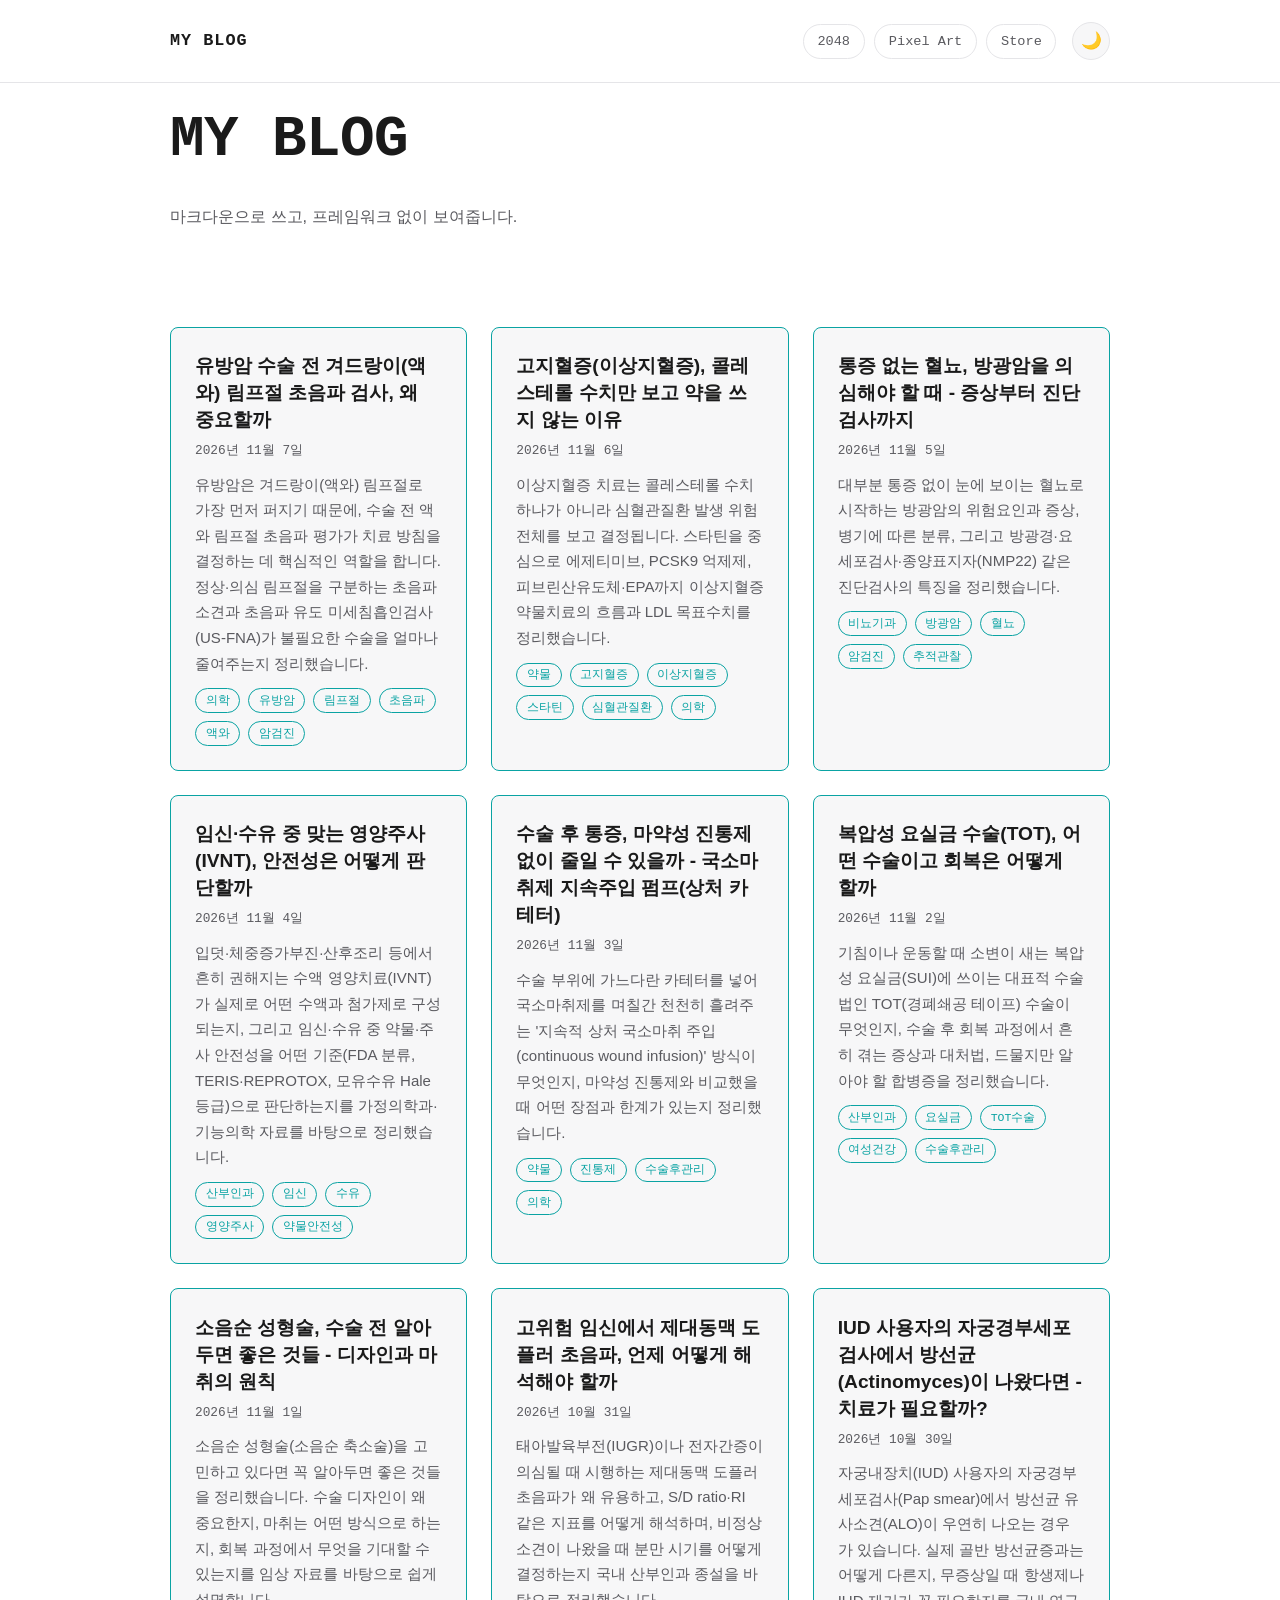
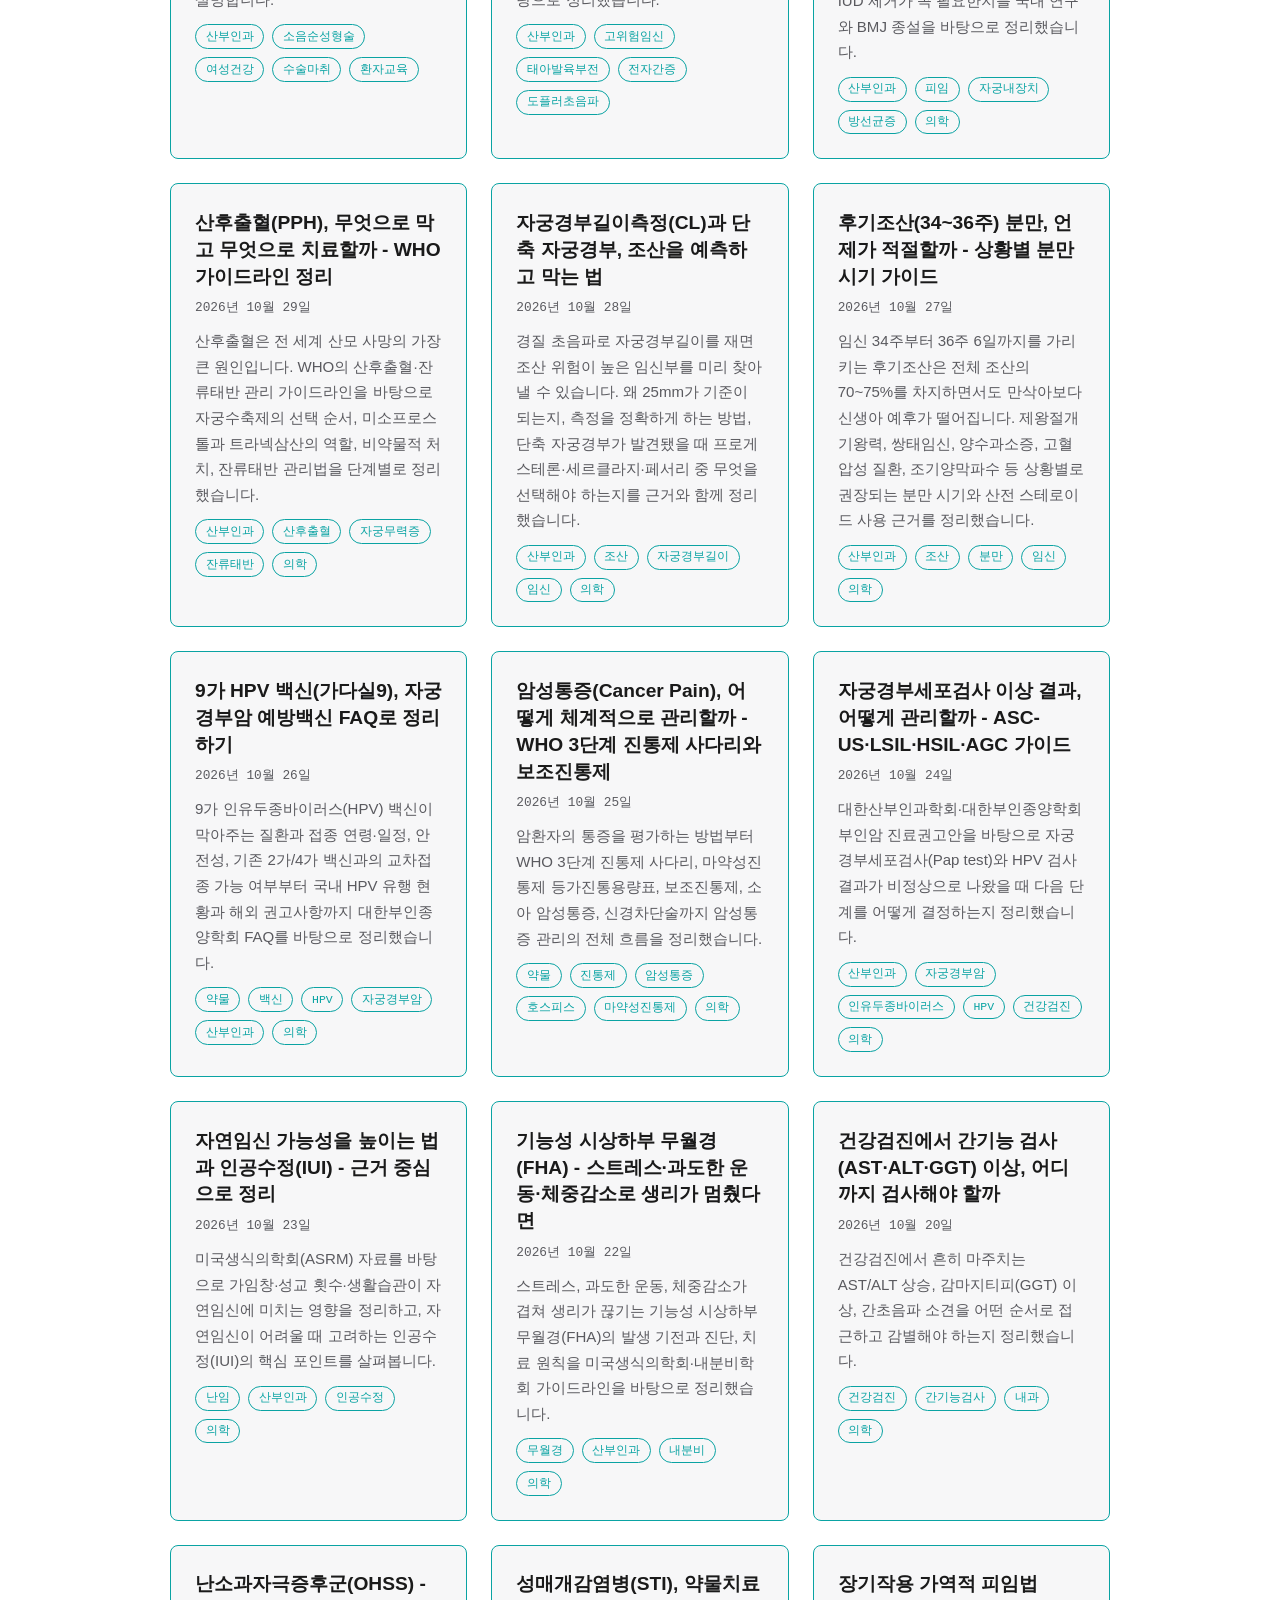
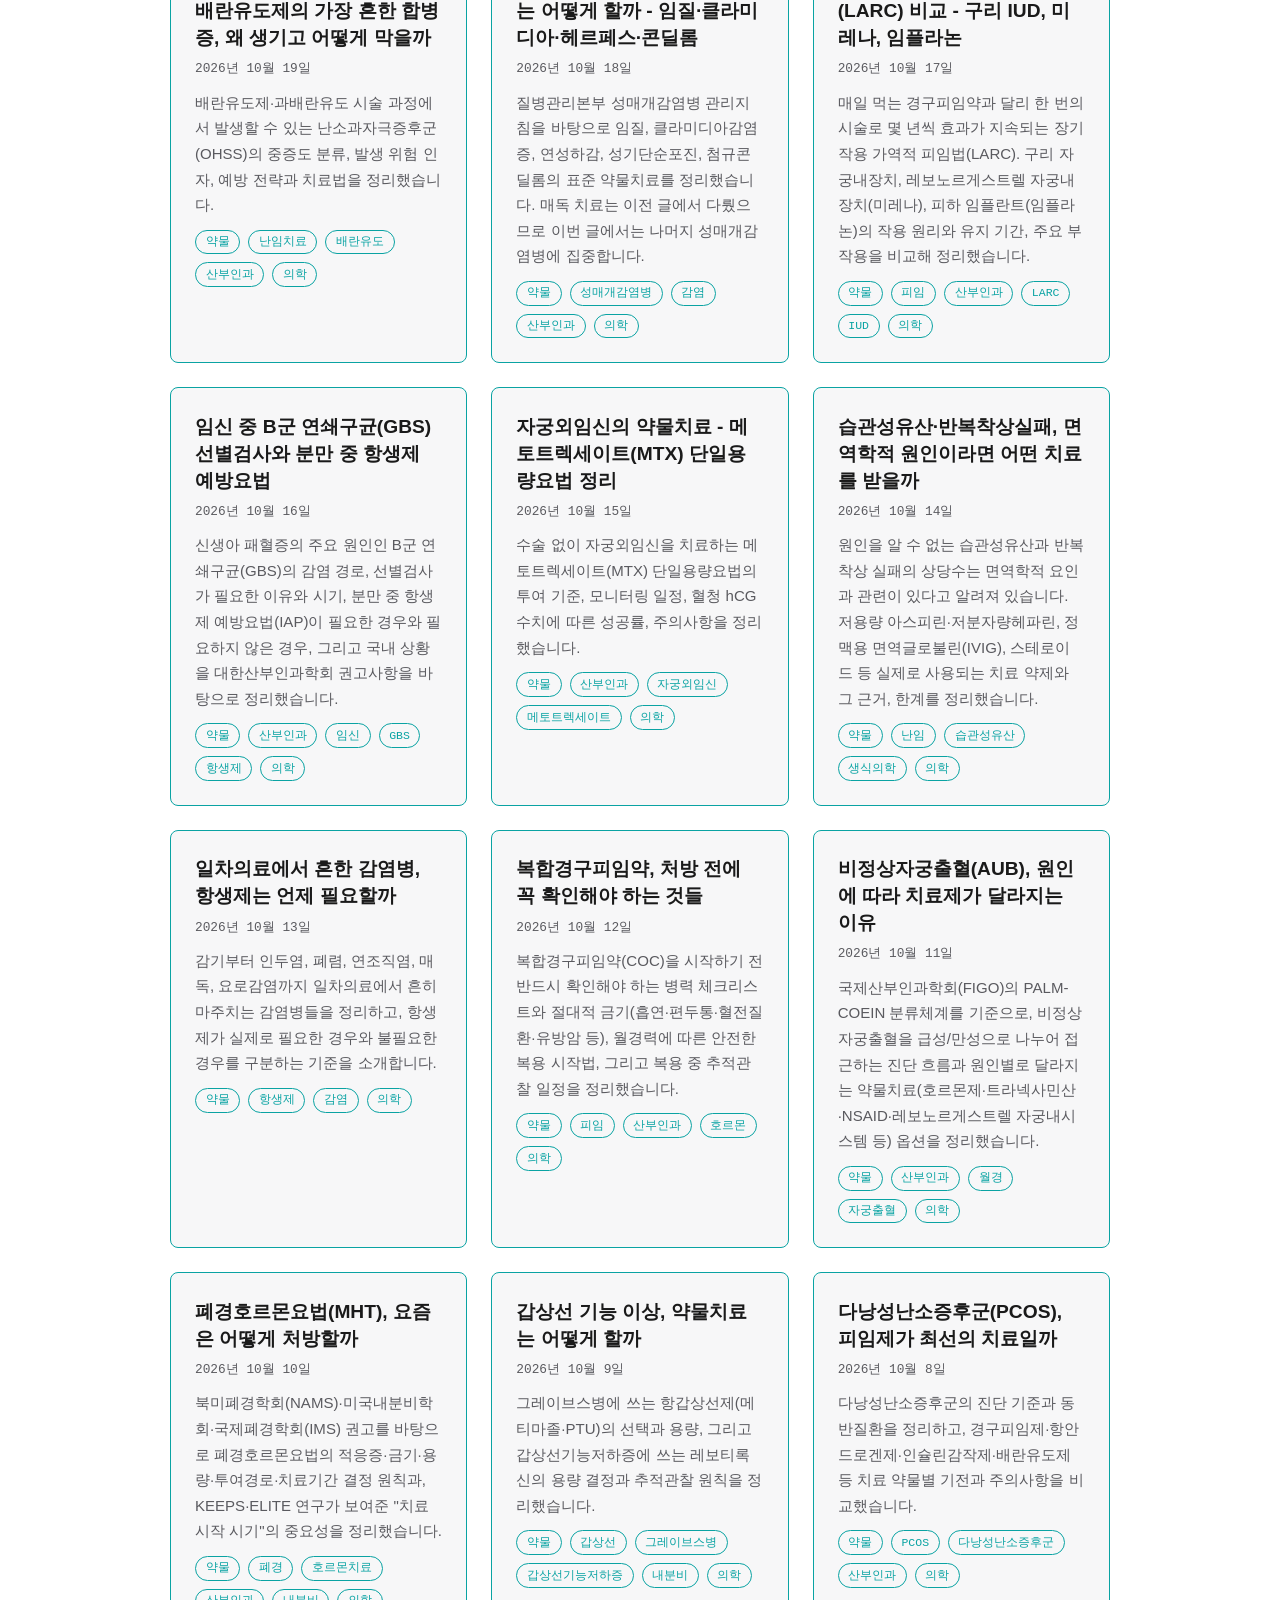
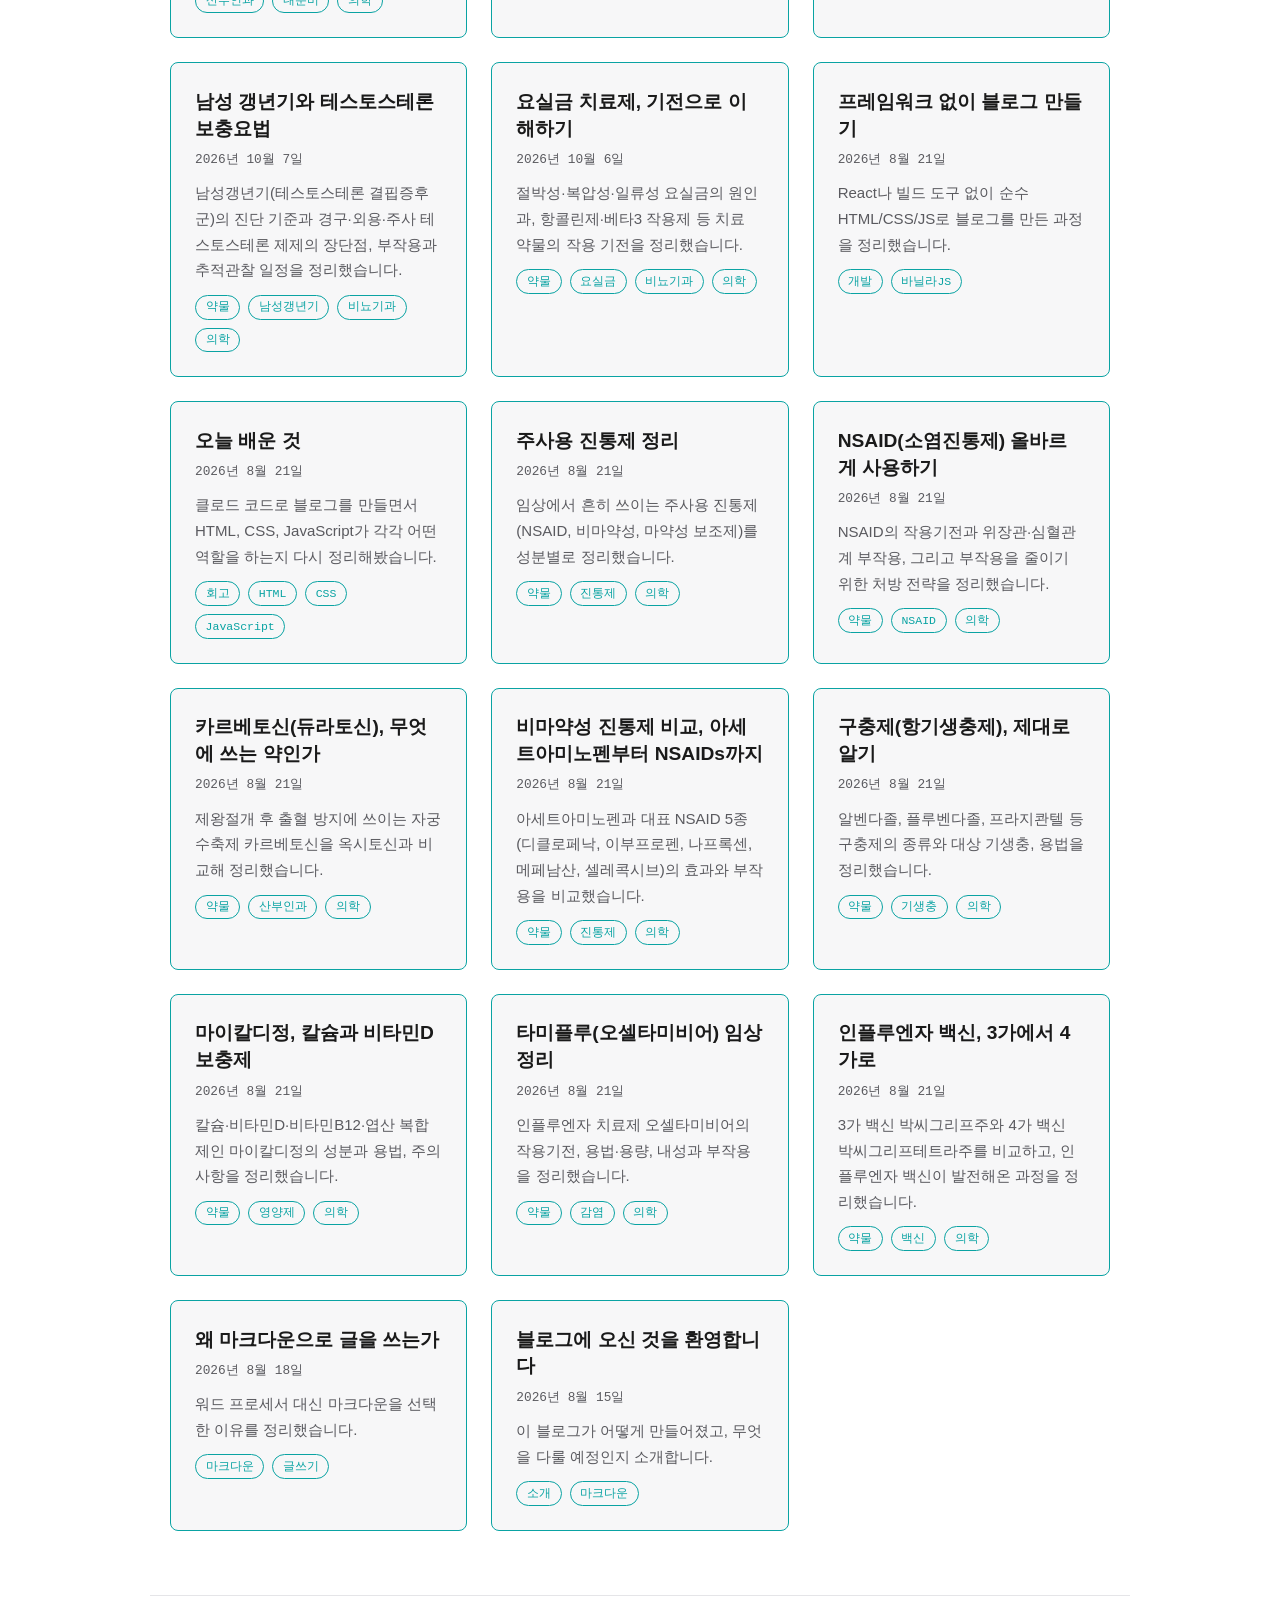
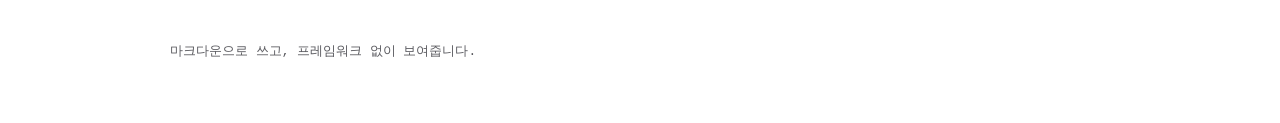
<file: index.html>
<!DOCTYPE html>
<html lang="ko">
<head>
<meta charset="UTF-8">
<meta name="viewport" content="width=device-width, initial-scale=1.0">
<title>My Blog</title>
<link rel="stylesheet" href="css/style.css">
<script src="js/theme.js"></script>
</head>
<body>
  <header class="site-header">
    <div class="site-header-inner">
      <a class="site-title" href="index.html">My Blog</a>
      <nav class="site-nav">
        <a class="site-nav-link" href="game.html">2048</a>
        <a class="site-nav-link" href="pixel-art.html">Pixel Art</a>
        <a class="site-nav-link" href="store.html">Store</a>
      </nav>
      <button id="theme-toggle" class="theme-toggle" aria-label="다크 모드 전환"></button>
    </div>
  </header>

  <section class="hero">
    <h1 class="hero-title">MY BLOG</h1>
    <p class="hero-subtitle">마크다운으로 쓰고, 프레임워크 없이 보여줍니다.</p>
  </section>

  <main>
    <ul id="post-list" class="post-list">
      <li class="state-message">글 목록을 불러오는 중...</li>
    </ul>
  </main>

  <footer class="site-footer">
    <p>마크다운으로 쓰고, 프레임워크 없이 보여줍니다.</p>
  </footer>

  <script src="js/markdown.js"></script>
  <script src="js/main.js"></script>
  <script>BlogTheme.initThemeToggle("theme-toggle");</script>
</body>
</html>
</file>
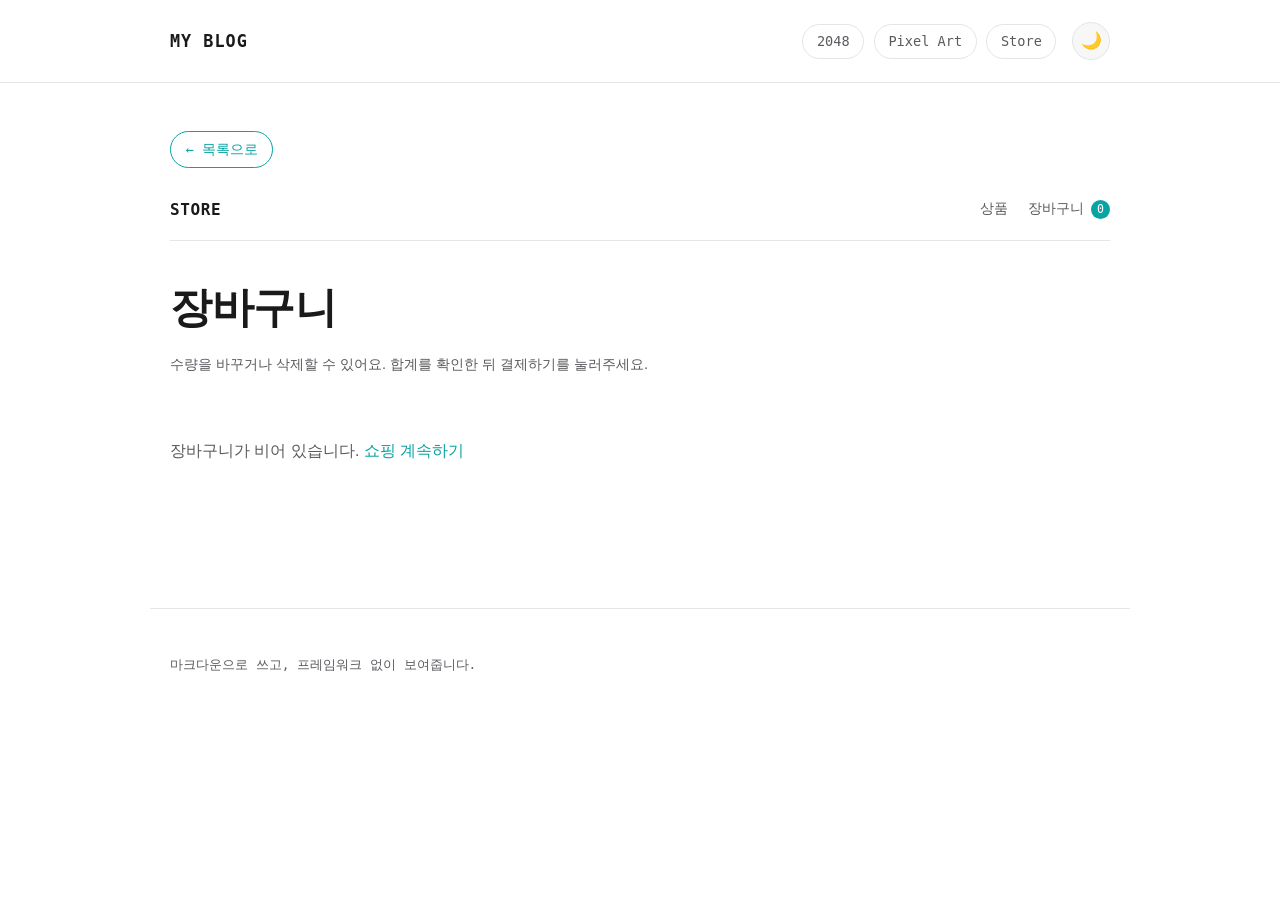
<file: cart.html>
<!DOCTYPE html>
<html lang="ko">
<head>
<meta charset="UTF-8">
<meta name="viewport" content="width=device-width, initial-scale=1.0">
<title>장바구니 — My Blog</title>
<link rel="stylesheet" href="css/style.css">
<link rel="stylesheet" href="css/store.css">
<script src="js/theme.js"></script>
</head>
<body>
  <header class="site-header">
    <div class="site-header-inner">
      <a class="site-title" href="index.html">My Blog</a>
      <nav class="site-nav">
        <a class="site-nav-link" href="game.html">2048</a>
        <a class="site-nav-link" href="pixel-art.html">Pixel Art</a>
        <a class="site-nav-link" href="store.html">Store</a>
      </nav>
      <button id="theme-toggle" class="theme-toggle" aria-label="다크 모드 전환"></button>
    </div>
  </header>

  <main class="store-page">
    <a class="back-link" href="index.html">&larr; 목록으로</a>

    <div class="store-topbar">
      <a href="store.html" class="store-topbar-brand">Store</a>
      <nav class="store-topbar-nav">
        <a href="store.html" class="store-topbar-link">상품</a>
        <a href="cart.html" class="store-topbar-link" id="store-cart-link">
          장바구니<span class="store-cart-count" id="store-cart-count" aria-label="장바구니 담긴 수량">0</span>
        </a>
      </nav>
    </div>

    <div class="cart-page-container">
      <h1 class="store-title">장바구니</h1>
      <p class="store-hint">수량을 바꾸거나 삭제할 수 있어요. 합계를 확인한 뒤 결제하기를 눌러주세요.</p>

      <p id="cart-empty-state" class="state-message" hidden>장바구니가 비어 있습니다. <a href="store.html">쇼핑 계속하기</a></p>

      <ul class="cart-list" id="cart-list"></ul>

      <div class="cart-summary" id="cart-summary" hidden>
        <div class="cart-summary-row">
          <span>합계</span>
          <span class="cart-summary-total" id="cart-total">$0.00</span>
        </div>
        <a href="checkout.html" class="store-btn store-btn-primary cart-checkout-link" id="checkout-link">결제하기</a>
      </div>
    </div>
  </main>

  <footer class="site-footer">
    <p>마크다운으로 쓰고, 프레임워크 없이 보여줍니다.</p>
  </footer>

  <script src="js/products-data.js"></script>
  <script src="js/cart-store.js"></script>
  <script src="js/cart.js" defer></script>
  <script>BlogTheme.initThemeToggle("theme-toggle");</script>
</body>
</html>
</file>
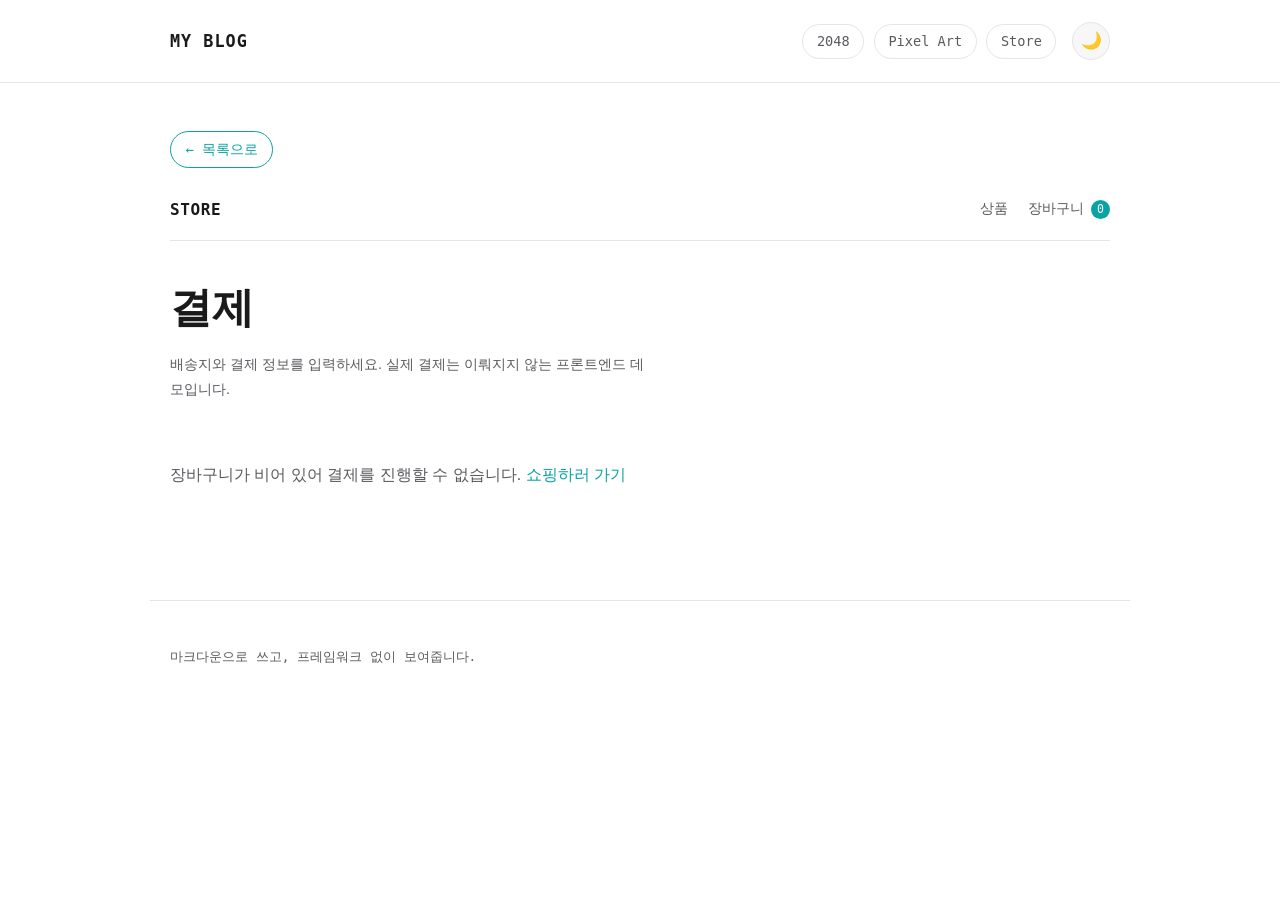
<file: checkout.html>
<!DOCTYPE html>
<html lang="ko">
<head>
<meta charset="UTF-8">
<meta name="viewport" content="width=device-width, initial-scale=1.0">
<title>결제 — My Blog</title>
<link rel="stylesheet" href="css/style.css">
<link rel="stylesheet" href="css/store.css">
<script src="js/theme.js"></script>
</head>
<body>
  <header class="site-header">
    <div class="site-header-inner">
      <a class="site-title" href="index.html">My Blog</a>
      <nav class="site-nav">
        <a class="site-nav-link" href="game.html">2048</a>
        <a class="site-nav-link" href="pixel-art.html">Pixel Art</a>
        <a class="site-nav-link" href="store.html">Store</a>
      </nav>
      <button id="theme-toggle" class="theme-toggle" aria-label="다크 모드 전환"></button>
    </div>
  </header>

  <main class="store-page">
    <a class="back-link" href="index.html">&larr; 목록으로</a>

    <div class="store-topbar">
      <a href="store.html" class="store-topbar-brand">Store</a>
      <nav class="store-topbar-nav">
        <a href="store.html" class="store-topbar-link">상품</a>
        <a href="cart.html" class="store-topbar-link" id="store-cart-link">
          장바구니<span class="store-cart-count" id="store-cart-count" aria-label="장바구니 담긴 수량">0</span>
        </a>
      </nav>
    </div>

    <div class="checkout-container" id="checkout-form-view">
      <h1 class="store-title">결제</h1>
      <p class="store-hint">배송지와 결제 정보를 입력하세요. 실제 결제는 이뤄지지 않는 프론트엔드 데모입니다.</p>

      <p id="checkout-empty-state" class="state-message" hidden>장바구니가 비어 있어 결제를 진행할 수 없습니다. <a href="store.html">쇼핑하러 가기</a></p>

      <form id="checkout-form" class="checkout-form" novalidate>
        <fieldset class="checkout-fieldset">
          <legend>배송지 정보</legend>
          <label class="checkout-field">
            <span>이름</span>
            <input type="text" id="checkout-name" autocomplete="name" required>
            <span class="checkout-error" id="error-name"></span>
          </label>
          <label class="checkout-field">
            <span>주소</span>
            <input type="text" id="checkout-address" autocomplete="street-address" required>
            <span class="checkout-error" id="error-address"></span>
          </label>
          <label class="checkout-field">
            <span>우편번호</span>
            <input type="text" id="checkout-zip" inputmode="numeric" autocomplete="postal-code" required>
            <span class="checkout-error" id="error-zip"></span>
          </label>
        </fieldset>

        <fieldset class="checkout-fieldset">
          <legend>결제 정보</legend>
          <label class="checkout-field">
            <span>카드 번호</span>
            <input type="text" id="checkout-card-number" inputmode="numeric" maxlength="19" placeholder="0000 0000 0000 0000" autocomplete="cc-number" required>
            <span class="checkout-error" id="error-card-number"></span>
          </label>
          <div class="checkout-field-row">
            <label class="checkout-field">
              <span>유효기간(MM/YY)</span>
              <input type="text" id="checkout-card-expiry" placeholder="MM/YY" maxlength="5" autocomplete="cc-exp" required>
              <span class="checkout-error" id="error-card-expiry"></span>
            </label>
            <label class="checkout-field">
              <span>CVC</span>
              <input type="text" id="checkout-card-cvc" inputmode="numeric" maxlength="4" autocomplete="cc-csc" required>
              <span class="checkout-error" id="error-card-cvc"></span>
            </label>
          </div>
        </fieldset>

        <div class="checkout-summary" id="checkout-summary"></div>

        <button type="submit" class="store-btn store-btn-primary" id="checkout-submit-btn">주문 완료하기</button>
      </form>
    </div>

    <div class="checkout-complete" id="checkout-complete-view" hidden>
      <h1 class="store-title">주문이 완료되었습니다</h1>
      <p class="store-hint" id="checkout-complete-message"></p>
      <a href="store.html" class="store-btn store-btn-primary">쇼핑 계속하기</a>
    </div>
  </main>

  <footer class="site-footer">
    <p>마크다운으로 쓰고, 프레임워크 없이 보여줍니다.</p>
  </footer>

  <script src="js/products-data.js"></script>
  <script src="js/cart-store.js"></script>
  <script src="js/checkout.js" defer></script>
  <script>BlogTheme.initThemeToggle("theme-toggle");</script>
</body>
</html>
</file>
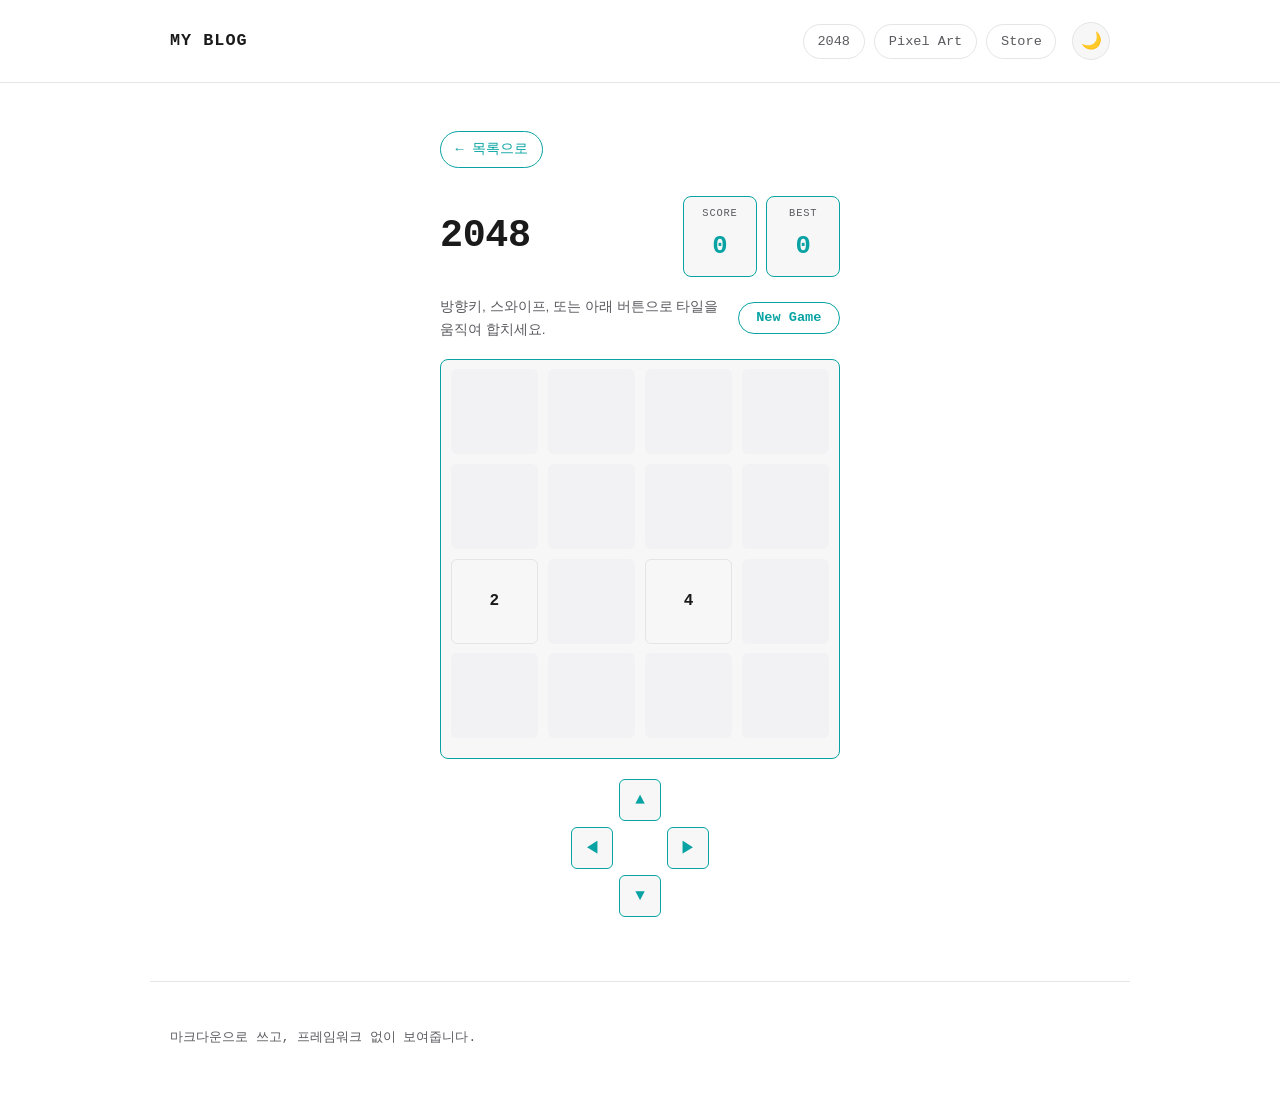
<file: game.html>
<!DOCTYPE html>
<html lang="ko">
<head>
<meta charset="UTF-8">
<meta name="viewport" content="width=device-width, initial-scale=1.0">
<title>2048 - My Blog</title>
<link rel="stylesheet" href="css/style.css">
<link rel="stylesheet" href="css/game.css">
<script src="js/theme.js"></script>
</head>
<body>
  <header class="site-header">
    <div class="site-header-inner">
      <a class="site-title" href="index.html">My Blog</a>
      <nav class="site-nav">
        <a class="site-nav-link" href="game.html">2048</a>
        <a class="site-nav-link" href="pixel-art.html">Pixel Art</a>
        <a class="site-nav-link" href="store.html">Store</a>
      </nav>
      <button id="theme-toggle" class="theme-toggle" aria-label="다크 모드 전환"></button>
    </div>
  </header>

  <main class="game-page">
    <a class="back-link" href="index.html">&larr; 목록으로</a>

    <div class="game-container">
      <div class="game-header-row">
        <h1 class="game-title">2048</h1>
        <div class="scoreboard">
          <div class="score-box" id="score-box" aria-live="polite" aria-atomic="true">
            <span class="score-label">SCORE</span>
            <span class="score-value" id="score-value">0</span>
          </div>
          <div class="score-box" id="best-box">
            <span class="score-label">BEST</span>
            <span class="score-value" id="best-value">0</span>
          </div>
        </div>
      </div>

      <div class="game-controls-row">
        <p class="game-hint">방향키, 스와이프, 또는 아래 버튼으로 타일을 움직여 합치세요.</p>
        <button id="new-game-btn" class="new-game-btn">New Game</button>
      </div>

      <div class="game-board-wrap">
        <div class="game-board" id="game-board">
          <div class="grid-cell"></div>
          <div class="grid-cell"></div>
          <div class="grid-cell"></div>
          <div class="grid-cell"></div>
          <div class="grid-cell"></div>
          <div class="grid-cell"></div>
          <div class="grid-cell"></div>
          <div class="grid-cell"></div>
          <div class="grid-cell"></div>
          <div class="grid-cell"></div>
          <div class="grid-cell"></div>
          <div class="grid-cell"></div>
          <div class="grid-cell"></div>
          <div class="grid-cell"></div>
          <div class="grid-cell"></div>
          <div class="grid-cell"></div>
        </div>
        <div
          class="game-overlay"
          id="game-overlay"
          role="alertdialog"
          aria-modal="true"
          aria-labelledby="game-overlay-message"
          hidden
        >
          <p class="game-overlay-message" id="game-overlay-message"></p>
          <button class="new-game-btn" id="overlay-restart-btn">Try Again</button>
          <button class="game-overlay-secondary" id="overlay-keep-playing-btn" hidden>Keep Playing</button>
        </div>
      </div>

      <div class="game-dpad" role="group" aria-label="방향 조작 버튼">
        <button type="button" class="dpad-btn dpad-up" data-direction="up" aria-label="위로 밀기">&#9650;</button>
        <button type="button" class="dpad-btn dpad-left" data-direction="left" aria-label="왼쪽으로 밀기">&#9664;</button>
        <button type="button" class="dpad-btn dpad-right" data-direction="right" aria-label="오른쪽으로 밀기">&#9654;</button>
        <button type="button" class="dpad-btn dpad-down" data-direction="down" aria-label="아래로 밀기">&#9660;</button>
      </div>
    </div>
  </main>

  <footer class="site-footer">
    <p>마크다운으로 쓰고, 프레임워크 없이 보여줍니다.</p>
  </footer>

  <script src="js/game.js"></script>
  <script>BlogTheme.initThemeToggle("theme-toggle");</script>
</body>
</html>
</file>
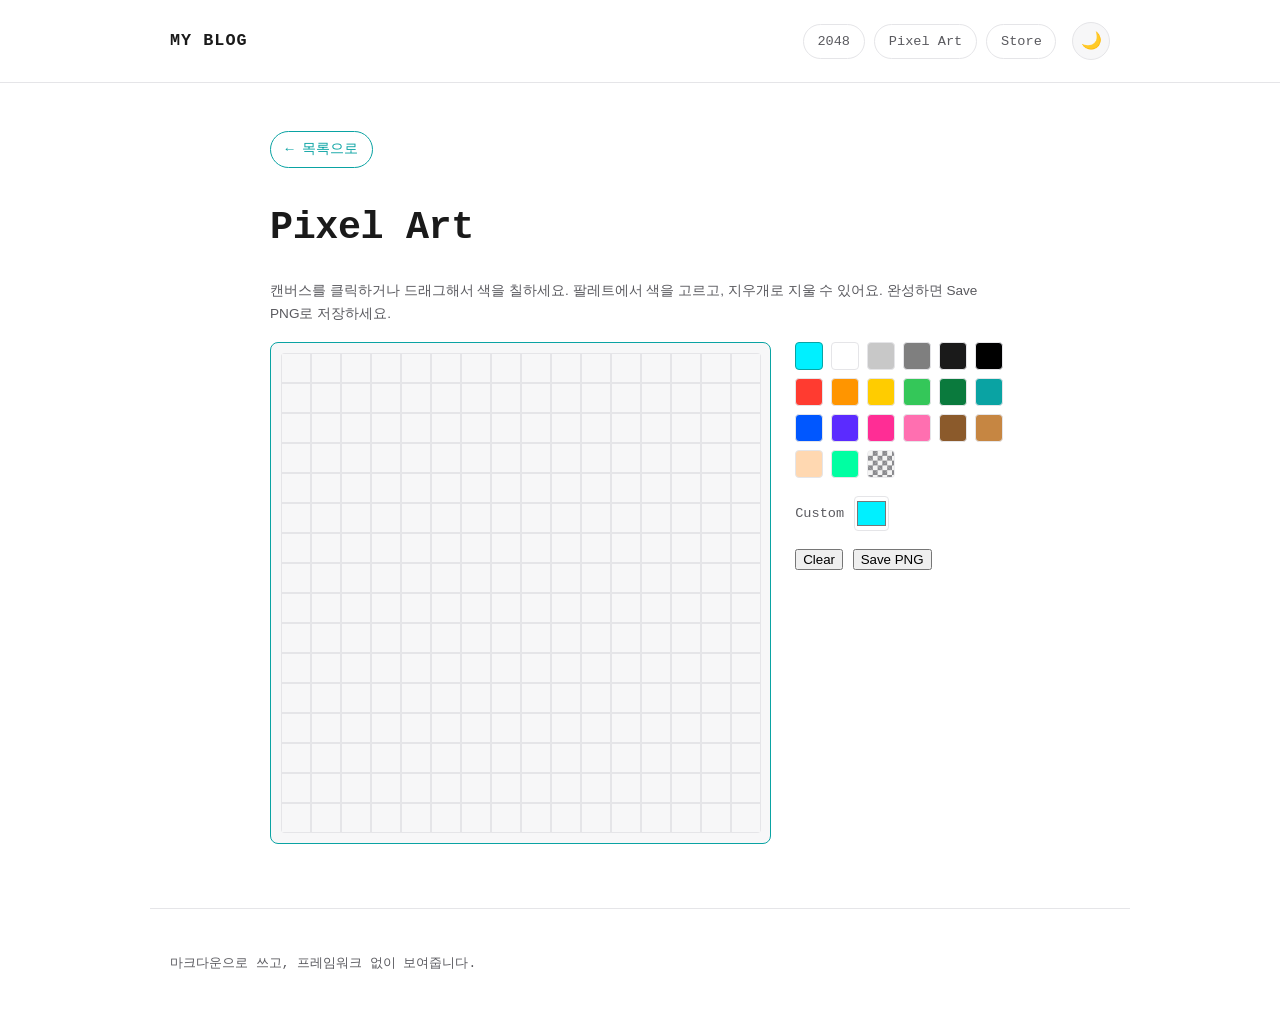
<file: pixel-art.html>
<!DOCTYPE html>
<html lang="ko">
<head>
<meta charset="UTF-8">
<meta name="viewport" content="width=device-width, initial-scale=1.0">
<title>Pixel Art - My Blog</title>
<link rel="stylesheet" href="css/style.css">
<link rel="stylesheet" href="css/pixel-art.css">
<script src="js/theme.js"></script>
</head>
<body>
  <header class="site-header">
    <div class="site-header-inner">
      <a class="site-title" href="index.html">My Blog</a>
      <nav class="site-nav">
        <a class="site-nav-link" href="game.html">2048</a>
        <a class="site-nav-link" href="pixel-art.html">Pixel Art</a>
        <a class="site-nav-link" href="store.html">Store</a>
      </nav>
      <button id="theme-toggle" class="theme-toggle" aria-label="다크 모드 전환"></button>
    </div>
  </header>

  <main class="pixel-art-page">
    <a class="back-link" href="index.html">&larr; 목록으로</a>

    <div class="pixel-art-container">
      <h1 class="pixel-art-title">Pixel Art</h1>
      <p class="pixel-art-hint">캔버스를 클릭하거나 드래그해서 색을 칠하세요. 팔레트에서 색을 고르고, 지우개로 지울 수 있어요. 완성하면 Save PNG로 저장하세요.</p>

      <div class="pixel-art-workspace">
        <div class="canvas-wrap">
          <canvas id="pixel-canvas" width="512" height="512"></canvas>
        </div>

        <aside class="pixel-art-sidebar">
          <div class="palette" id="palette"></div>

          <label class="custom-color-row">
            <span>Custom</span>
            <input type="color" id="custom-color-picker" value="#00f0ff">
          </label>

          <div class="pixel-art-toolbar">
            <button id="clear-btn" class="new-game-btn">Clear</button>
            <button id="save-btn" class="new-game-btn">Save PNG</button>
          </div>
        </aside>
      </div>
    </div>
  </main>

  <footer class="site-footer">
    <p>마크다운으로 쓰고, 프레임워크 없이 보여줍니다.</p>
  </footer>

  <script src="js/pixel-art.js"></script>
  <script>BlogTheme.initThemeToggle("theme-toggle");</script>
</body>
</html>
</file>
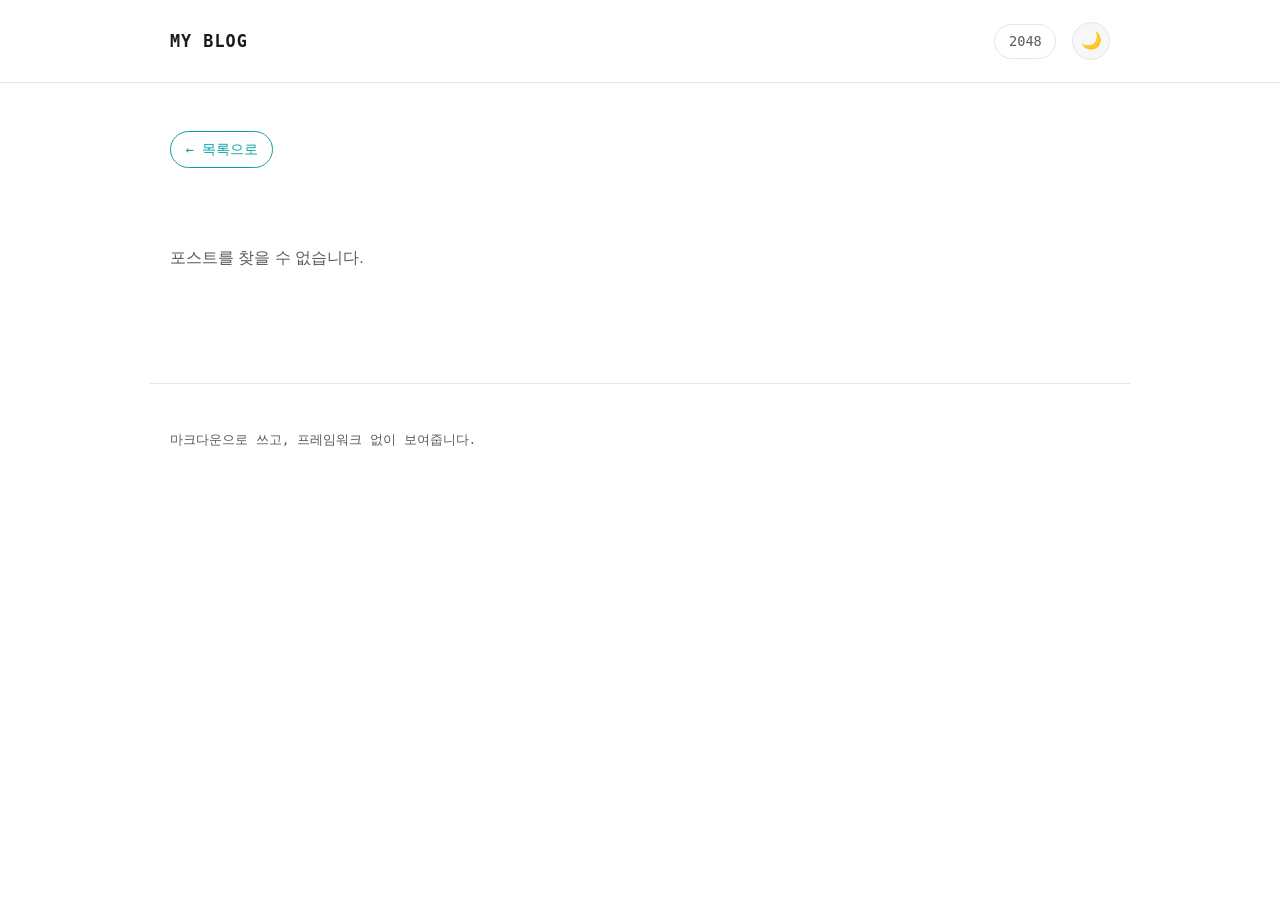
<file: post.html>
<!DOCTYPE html>
<html lang="ko">
<head>
<meta charset="UTF-8">
<meta name="viewport" content="width=device-width, initial-scale=1.0">
<title>My Blog</title>
<link rel="stylesheet" href="css/style.css">
<script src="js/theme.js"></script>
</head>
<body>
  <header class="site-header">
    <div class="site-header-inner">
      <a class="site-title" href="index.html">My Blog</a>
      <nav class="site-nav">
        <a class="site-nav-link" href="game.html">2048</a>
      </nav>
      <button id="theme-toggle" class="theme-toggle" aria-label="다크 모드 전환"></button>
    </div>
  </header>

  <main>
    <a class="back-link" href="index.html">&larr; 목록으로</a>
    <article id="post-container">
      <p class="state-message">글을 불러오는 중...</p>
    </article>
  </main>

  <footer class="site-footer">
    <p>마크다운으로 쓰고, 프레임워크 없이 보여줍니다.</p>
  </footer>

  <script src="js/markdown.js"></script>
  <script src="js/post.js"></script>
  <script>BlogTheme.initThemeToggle("theme-toggle");</script>
</body>
</html>
</file>
<file: css/style.css>
:root {
  --color-bg: #ffffff;
  --color-bg-elevated: #f7f7f8;
  --color-text: #1a1a1a;
  --color-text-secondary: #5a5a5f;
  --color-border: #e5e5e8;
  --color-link: #0aa3a3;
  --color-link-hover: #067878;
  --color-code-bg: #f2f2f4;
  --color-quote-border: #0aa3a3;
  --color-tag-text: #0aa3a3;

  --accent: #0aa3a3;
  --glow-sm: transparent;
  --glow-lg: transparent;

  --font-sans: -apple-system, BlinkMacSystemFont, "Segoe UI", Roboto, Helvetica, Arial, sans-serif;
  --font-mono: ui-monospace, SFMono-Regular, "SF Mono", Menlo, Consolas, monospace;

  --content-width: 680px;
  --wide-width: 980px;
}

[data-theme="dark"] {
  --color-bg: #000000;
  --color-bg-elevated: #0a0a0a;
  --color-text: #eafffe;
  --color-text-secondary: #7f9494;
  --color-border: #123534;
  --color-link: #00f0ff;
  --color-link-hover: #7ffaff;
  --color-code-bg: #060a0a;
  --color-quote-border: #00f0ff;
  --color-tag-text: #00f0ff;

  --accent: #00f0ff;
  --glow-sm: rgba(0, 240, 255, 0.55);
  --glow-lg: rgba(0, 240, 255, 0.85);
}

@media (prefers-color-scheme: dark) {
  :root:not([data-theme="light"]) {
    --color-bg: #000000;
    --color-bg-elevated: #0a0a0a;
    --color-text: #eafffe;
    --color-text-secondary: #7f9494;
    --color-border: #123534;
    --color-link: #00f0ff;
    --color-link-hover: #7ffaff;
    --color-code-bg: #060a0a;
    --color-quote-border: #00f0ff;
    --color-tag-text: #00f0ff;

    --accent: #00f0ff;
    --glow-sm: rgba(0, 240, 255, 0.55);
    --glow-lg: rgba(0, 240, 255, 0.85);
  }
}

* {
  box-sizing: border-box;
}

html {
  color-scheme: light dark;
}

body {
  margin: 0;
  background: var(--color-bg);
  color: var(--color-text);
  font-family: var(--font-sans);
  line-height: 1.7;
  -webkit-font-smoothing: antialiased;
  transition: background-color 0.15s ease, color 0.15s ease;
}

::selection {
  background: var(--accent);
  color: #000000;
}

a {
  color: var(--color-link);
  text-decoration: none;
}

a:hover {
  color: var(--color-link-hover);
  text-decoration: underline;
}

.site-header {
  border-bottom: 1px solid var(--color-border);
  box-shadow: 0 1px 24px -4px var(--glow-sm);
}

.site-header-inner {
  max-width: var(--wide-width);
  margin: 0 auto;
  padding: 1.4rem 1.25rem;
  display: flex;
  align-items: center;
  justify-content: space-between;
}

.site-title {
  flex-shrink: 0;
  font-family: var(--font-mono);
  font-size: 1.05rem;
  font-weight: 700;
  letter-spacing: 0.06em;
  text-transform: uppercase;
  color: var(--color-text);
  text-shadow: 0 0 16px var(--glow-lg);
}

.site-title:hover {
  text-decoration: none;
  color: var(--color-text);
}

.site-nav {
  display: flex;
  align-items: center;
  gap: 0.6rem;
  margin-left: auto;
  margin-right: 1rem;
}

.site-nav-link {
  font-family: var(--font-mono);
  font-size: 0.85rem;
  color: var(--color-text-secondary);
  border: 1px solid var(--color-border);
  border-radius: 999px;
  padding: 0.3rem 0.85rem;
}

.site-nav-link:hover {
  color: var(--accent);
  border-color: var(--accent);
  box-shadow: 0 0 16px -4px var(--glow-sm);
  text-decoration: none;
}

.theme-toggle {
  border: 1px solid var(--color-border);
  background: var(--color-bg-elevated);
  color: var(--color-text);
  border-radius: 999px;
  width: 2.35rem;
  height: 2.35rem;
  font-size: 1.05rem;
  display: flex;
  align-items: center;
  justify-content: center;
  cursor: pointer;
  line-height: 1;
}

.theme-toggle:hover {
  border-color: var(--accent);
  box-shadow: 0 0 18px var(--glow-sm);
}

main {
  max-width: var(--wide-width);
  margin: 0 auto;
  padding: 3rem 1.25rem 4rem;
}

/* Hero (index page) */
.hero {
  max-width: var(--wide-width);
  margin: 0.5rem auto 3rem;
  padding: 0 1.25rem;
}

.hero-title {
  margin: 0;
  font-family: var(--font-mono);
  font-size: clamp(2.2rem, 6vw, 3.6rem);
  font-weight: 800;
  letter-spacing: -0.01em;
  color: var(--color-text);
  text-shadow:
    0 0 8px var(--glow-lg),
    0 0 24px var(--glow-lg),
    0 0 60px var(--glow-sm);
}

.hero-subtitle {
  margin: 0.85rem 0 0;
  color: var(--color-text-secondary);
  font-size: 1.02rem;
  max-width: 46ch;
}

/* Post list */
.post-list {
  list-style: none;
  margin: 0;
  padding: 0;
  display: grid;
  grid-template-columns: repeat(auto-fill, minmax(280px, 1fr));
  gap: 1.5rem;
}

.post-item {
  position: relative;
  padding: 1.6rem 1.5rem 1.5rem;
  background: var(--color-bg-elevated);
  border: 1px solid var(--accent);
  border-radius: 8px;
  box-shadow: 0 0 22px -8px var(--glow-lg);
  transition: box-shadow 0.15s ease;
}

.post-item:hover {
  box-shadow: 0 0 32px -4px var(--glow-lg);
}

.post-item-title {
  margin: 0 0 0.4rem;
  font-size: 1.2rem;
  line-height: 1.4;
}

.post-item-title a {
  color: var(--color-text);
}

.post-item-title a:hover {
  color: var(--accent);
  text-decoration: none;
}

.post-item-title a::after {
  content: "";
  position: absolute;
  inset: 0;
}

.post-item-meta {
  color: var(--color-text-secondary);
  font-size: 0.8rem;
  font-family: var(--font-mono);
  margin-bottom: 0.6rem;
}

.post-item-excerpt {
  color: var(--color-text-secondary);
  margin: 0.25rem 0 0.75rem;
  font-size: 0.94rem;
}

.tag-list {
  display: flex;
  flex-wrap: wrap;
  gap: 0.5rem;
  list-style: none;
  margin: 0;
  padding: 0;
}

.tag {
  color: var(--color-tag-text);
  border: 1px solid var(--color-tag-text);
  border-radius: 999px;
  padding: 0.1rem 0.6rem;
  font-size: 0.72rem;
  font-family: var(--font-mono);
}

.state-message {
  color: var(--color-text-secondary);
  padding: 2rem 0;
  grid-column: 1 / -1;
}

/* Post detail */
.post-header {
  margin-bottom: 2rem;
  max-width: var(--content-width);
}

.post-header h1 {
  font-family: var(--font-mono);
  font-size: 1.9rem;
  margin: 0 0 0.6rem;
  line-height: 1.35;
  text-shadow: 0 0 5px var(--glow-lg), 0 0 22px var(--glow-sm);
}

.post-header .post-item-meta {
  margin-bottom: 0.85rem;
}

.back-link {
  display: inline-flex;
  align-items: center;
  gap: 0.35rem;
  margin-bottom: 1.75rem;
  font-size: 0.85rem;
  font-family: var(--font-mono);
  color: var(--accent);
  border: 1px solid var(--accent);
  border-radius: 999px;
  padding: 0.35rem 0.9rem;
  box-shadow: 0 0 16px -4px var(--glow-sm);
}

.back-link:hover {
  box-shadow: 0 0 20px -2px var(--glow-lg);
  text-decoration: none;
}

/* Rendered markdown content */
.post-content {
  max-width: var(--content-width);
}

.post-content h1,
.post-content h2,
.post-content h3,
.post-content h4,
.post-content h5,
.post-content h6 {
  font-family: var(--font-mono);
  line-height: 1.35;
  margin: 2.1rem 0 0.8rem;
  padding-left: 0.75rem;
  border-left: 3px solid var(--accent);
  text-shadow: 0 0 14px var(--glow-sm);
}

.post-content h1 { font-size: 1.6rem; }
.post-content h2 { font-size: 1.35rem; }
.post-content h3 { font-size: 1.15rem; }

.post-content p {
  margin: 0 0 1.1rem;
}

.post-content ul,
.post-content ol {
  margin: 0 0 1.1rem;
  padding-left: 1.4rem;
}

.post-content li {
  margin: 0.3rem 0;
}

.post-content li::marker {
  color: var(--accent);
}

.post-content blockquote {
  margin: 0 0 1.1rem;
  padding: 0.6rem 1.1rem;
  background: var(--color-bg-elevated);
  border-left: 3px solid var(--accent);
  border-radius: 0 6px 6px 0;
  color: var(--color-text-secondary);
}

.post-content blockquote p:last-child {
  margin-bottom: 0;
}

.post-content code {
  font-family: var(--font-mono);
  background: var(--color-code-bg);
  color: var(--accent);
  padding: 0.15rem 0.35rem;
  border-radius: 4px;
  font-size: 0.9em;
}

.post-content pre {
  background: var(--color-code-bg);
  border: 1px solid var(--accent);
  border-radius: 8px;
  padding: 1rem;
  overflow-x: auto;
  margin: 0 0 1.1rem;
  box-shadow: 0 0 24px -10px var(--glow-lg);
}

.post-content pre code {
  background: none;
  color: var(--color-text);
  padding: 0;
  font-size: 0.85rem;
  line-height: 1.55;
}

.post-content .table-wrap {
  overflow-x: auto;
  margin: 0 0 1.1rem;
}

.post-content table {
  border-collapse: collapse;
  width: 100%;
  font-size: 0.92rem;
}

.post-content th,
.post-content td {
  border: 1px solid var(--color-border);
  padding: 0.5rem 0.75rem;
  text-align: left;
  white-space: nowrap;
}

.post-content thead th {
  background: var(--color-bg-elevated);
  color: var(--accent);
  font-weight: 600;
  border-bottom: 2px solid var(--accent);
}

.post-content img {
  max-width: 100%;
  height: auto;
  border-radius: 8px;
  border: 1px solid var(--accent);
}

.post-content hr {
  border: none;
  height: 1px;
  margin: 2rem 0;
  background: var(--accent);
  box-shadow: 0 0 14px var(--glow-sm);
  opacity: 0.8;
}

.site-footer {
  max-width: var(--wide-width);
  margin: 0 auto;
  padding: 2rem 1.25rem 3rem;
  color: var(--color-text-secondary);
  font-size: 0.8rem;
  font-family: var(--font-mono);
  border-top: 1px solid var(--color-border);
}

@media (max-width: 768px) {
  .site-header-inner {
    padding: 1.1rem 1rem;
  }

  main {
    padding: 2rem 1rem 3rem;
  }

  .hero {
    margin: 0.25rem auto 2rem;
  }

  .post-list {
    grid-template-columns: 1fr;
  }

  .post-header h1 {
    font-size: 1.55rem;
  }

  .post-content h1 { font-size: 1.4rem; }
  .post-content h2 { font-size: 1.2rem; }
  .post-content h3 { font-size: 1.05rem; }
}
</file>
<file: css/store.css>
/* Store feature — reuses css/style.css custom properties only, no new tokens.
   Self-contained: does not depend on any other feature css (game.css, pixel-art.css). */

/* Several store elements are toggled via the `hidden` attribute while also
   carrying a class that sets `display: flex` (.checkout-complete, .checkout-form,
   .cart-summary). An author-stylesheet `display` declaration always beats the
   UA stylesheet's `[hidden] { display: none }` at equal specificity, so without
   this rule those elements stay visible even while `hidden` is set. */
[hidden] {
  display: none !important;
}

.store-page {
  max-width: var(--wide-width);
}

/* Sub-navigation shared by all 4 store pages */
.store-topbar {
  display: flex;
  align-items: center;
  justify-content: space-between;
  gap: 1rem;
  margin-bottom: 2rem;
  padding-bottom: 1.1rem;
  border-bottom: 1px solid var(--color-border);
}

.store-topbar-brand {
  font-family: var(--font-mono);
  font-size: 1rem;
  font-weight: 700;
  letter-spacing: 0.04em;
  text-transform: uppercase;
  color: var(--color-text);
}

.store-topbar-brand:hover {
  color: var(--accent);
  text-decoration: none;
}

.store-topbar-nav {
  display: flex;
  align-items: center;
  gap: 1.25rem;
}

.store-topbar-link {
  position: relative;
  font-family: var(--font-mono);
  font-size: 0.88rem;
  color: var(--color-text-secondary);
}

.store-topbar-link:hover {
  color: var(--accent);
  text-decoration: none;
}

.store-cart-count {
  display: inline-flex;
  align-items: center;
  justify-content: center;
  min-width: 1.2rem;
  height: 1.2rem;
  margin-left: 0.4rem;
  padding: 0 0.35rem;
  font-size: 0.72rem;
  font-family: var(--font-mono);
  color: var(--color-bg);
  background: var(--accent);
  border-radius: 999px;
  vertical-align: middle;
}

/* Shared title / hint */
.store-title {
  margin: 0 0 0.5rem;
  font-family: var(--font-mono);
  font-size: clamp(1.8rem, 6vw, 2.6rem);
  font-weight: 800;
  letter-spacing: -0.01em;
  color: var(--color-text);
  text-shadow: 0 0 8px var(--glow-lg), 0 0 24px var(--glow-lg);
}

.store-hint {
  margin: 0 0 1.75rem;
  color: var(--color-text-secondary);
  font-size: 0.9rem;
  max-width: 60ch;
}

/* Shared buttons */
.store-btn {
  display: inline-flex;
  align-items: center;
  justify-content: center;
  gap: 0.4rem;
  font-family: var(--font-mono);
  font-size: 0.9rem;
  font-weight: 700;
  color: var(--color-text);
  background: transparent;
  border: 1px solid var(--color-border);
  border-radius: 999px;
  padding: 0.7rem 1.6rem;
  cursor: pointer;
  text-decoration: none;
  transition: border-color 0.15s ease, box-shadow 0.15s ease, color 0.15s ease;
}

.store-btn:hover {
  border-color: var(--accent);
  color: var(--accent);
  box-shadow: 0 0 18px -4px var(--glow-sm);
  text-decoration: none;
}

.store-btn-primary {
  color: var(--color-bg);
  background: var(--accent);
  border-color: var(--accent);
}

.store-btn-primary:hover {
  color: var(--color-bg);
  box-shadow: 0 0 22px -2px var(--glow-lg);
}

/* ---------------------------------------------------------------------- */
/* store.html — product list                                              */
/* ---------------------------------------------------------------------- */

.store-list-container {
  display: flex;
  flex-direction: column;
  gap: 0;
}

.store-controls {
  display: flex;
  flex-wrap: wrap;
  align-items: center;
  justify-content: space-between;
  gap: 1rem;
  margin-bottom: 2rem;
}

.store-filter-group {
  display: flex;
  flex-wrap: wrap;
  gap: 0.6rem;
}

.store-filter-btn {
  font-family: var(--font-mono);
  font-size: 0.82rem;
  color: var(--color-text-secondary);
  background: transparent;
  border: 1px solid var(--color-border);
  border-radius: 999px;
  padding: 0.4rem 1rem;
  cursor: pointer;
  transition: border-color 0.15s ease, color 0.15s ease, box-shadow 0.15s ease;
}

.store-filter-btn:hover {
  color: var(--accent);
  border-color: var(--accent);
}

.store-filter-btn.is-active {
  color: var(--color-bg);
  background: var(--accent);
  border-color: var(--accent);
  box-shadow: 0 0 16px -4px var(--glow-sm);
}

.store-sort-row {
  display: flex;
  align-items: center;
  gap: 0.6rem;
  font-family: var(--font-mono);
  font-size: 0.82rem;
  color: var(--color-text-secondary);
}

.store-sort-select {
  font-family: var(--font-mono);
  font-size: 0.85rem;
  color: var(--color-text);
  background: var(--color-bg-elevated);
  border: 1px solid var(--color-border);
  border-radius: 6px;
  padding: 0.4rem 0.6rem;
  cursor: pointer;
}

.store-sort-select:hover,
.store-sort-select:focus {
  border-color: var(--accent);
  outline: none;
}

.store-grid {
  list-style: none;
  margin: 0;
  padding: 0;
  display: grid;
  grid-template-columns: repeat(auto-fill, minmax(240px, 1fr));
  gap: 1.5rem;
}

.store-card {
  background: var(--color-bg-elevated);
  border: 1px solid var(--color-border);
  border-radius: 10px;
  overflow: hidden;
  transition: border-color 0.15s ease, box-shadow 0.15s ease, transform 0.15s ease;
}

.store-card:hover {
  border-color: var(--accent);
  box-shadow: 0 0 24px -8px var(--glow-lg);
  transform: translateY(-2px);
}

.store-card-link {
  display: flex;
  flex-direction: column;
  height: 100%;
  color: var(--color-text);
}

.store-card-link:hover {
  text-decoration: none;
  color: var(--color-text);
}

.store-card-image-wrap {
  aspect-ratio: 1 / 1;
  background: var(--color-bg);
  overflow: hidden;
}

.store-card-image {
  width: 100%;
  height: 100%;
  object-fit: cover;
  display: block;
}

.store-card-body {
  display: flex;
  flex-direction: column;
  gap: 0.3rem;
  padding: 1.1rem 1.2rem 1.3rem;
}

.store-card-category {
  font-family: var(--font-mono);
  font-size: 0.72rem;
  letter-spacing: 0.04em;
  text-transform: uppercase;
  color: var(--color-text-secondary);
}

.store-card-name {
  margin: 0;
  font-size: 1rem;
  font-weight: 600;
  line-height: 1.4;
}

.store-card-price {
  margin: 0.15rem 0 0;
  font-family: var(--font-mono);
  font-size: 0.95rem;
  font-weight: 700;
  color: var(--accent);
}

/* ---------------------------------------------------------------------- */
/* product.html — product detail                                          */
/* ---------------------------------------------------------------------- */

.product-detail {
  display: grid;
  grid-template-columns: minmax(260px, 460px) 1fr;
  gap: 3rem;
  align-items: start;
}

.product-detail-media {
  background: var(--color-bg-elevated);
  border: 1px solid var(--color-border);
  border-radius: 12px;
  overflow: hidden;
  aspect-ratio: 1 / 1;
}

.product-detail-image {
  width: 100%;
  height: 100%;
  object-fit: cover;
  display: block;
}

.product-detail-info {
  display: flex;
  flex-direction: column;
  gap: 0.5rem;
}

.product-detail-category {
  font-family: var(--font-mono);
  font-size: 0.78rem;
  letter-spacing: 0.05em;
  text-transform: uppercase;
  color: var(--color-text-secondary);
}

.product-detail-name {
  margin: 0.2rem 0 0.4rem;
  font-family: var(--font-mono);
  font-size: clamp(1.5rem, 4vw, 2.1rem);
  font-weight: 800;
  color: var(--color-text);
}

.product-detail-price {
  margin: 0 0 0.6rem;
  font-family: var(--font-mono);
  font-size: 1.4rem;
  font-weight: 700;
  color: var(--accent);
}

.product-detail-description {
  margin: 0 0 0.5rem;
  color: var(--color-text-secondary);
  max-width: 55ch;
}

.product-detail-qty-row {
  display: flex;
  align-items: center;
  gap: 1rem;
  margin: 0.5rem 0 1.5rem;
}

.qty-btn {
  width: 2.4rem;
  height: 2.4rem;
  display: flex;
  align-items: center;
  justify-content: center;
  font-family: var(--font-mono);
  font-size: 1.1rem;
  color: var(--color-text);
  background: var(--color-bg-elevated);
  border: 1px solid var(--color-border);
  border-radius: 999px;
  cursor: pointer;
  transition: border-color 0.15s ease, color 0.15s ease;
}

.qty-btn:hover {
  border-color: var(--accent);
  color: var(--accent);
}

.qty-value {
  min-width: 2rem;
  text-align: center;
  font-family: var(--font-mono);
  font-size: 1.05rem;
  font-weight: 700;
}

.store-toast {
  position: fixed;
  left: 50%;
  bottom: 1.5rem;
  transform: translate(-50%, 1rem);
  max-width: calc(100% - 2.5rem);
  background: var(--color-bg-elevated);
  color: var(--color-text);
  border: 1px solid var(--accent);
  border-radius: 999px;
  padding: 0.75rem 1.5rem;
  font-size: 0.88rem;
  box-shadow: 0 0 24px -4px var(--glow-lg);
  opacity: 0;
  pointer-events: none;
  transition: opacity 0.2s ease, transform 0.2s ease;
  z-index: 100;
}

.store-toast.is-visible {
  opacity: 1;
  transform: translate(-50%, 0);
}

/* ---------------------------------------------------------------------- */
/* cart.html — cart page                                                  */
/* ---------------------------------------------------------------------- */

.cart-page-container {
  max-width: 760px;
}

.cart-list {
  list-style: none;
  margin: 0 0 2rem;
  padding: 0;
  display: flex;
  flex-direction: column;
  gap: 1rem;
}

.cart-item {
  display: grid;
  grid-template-columns: 84px 1fr auto auto auto;
  align-items: center;
  gap: 1.1rem;
  background: var(--color-bg-elevated);
  border: 1px solid var(--color-border);
  border-radius: 10px;
  padding: 0.9rem 1.1rem;
}

.cart-item-image {
  width: 84px;
  height: 84px;
  object-fit: cover;
  border-radius: 8px;
  background: var(--color-bg);
}

.cart-item-info {
  display: flex;
  flex-direction: column;
  gap: 0.25rem;
  min-width: 0;
}

.cart-item-name {
  margin: 0;
  font-size: 0.98rem;
  font-weight: 600;
}

.cart-item-price {
  margin: 0;
  font-family: var(--font-mono);
  font-size: 0.85rem;
  color: var(--color-text-secondary);
}

.cart-item-qty-row {
  display: flex;
  align-items: center;
  gap: 0.6rem;
}

.cart-item-subtotal {
  margin: 0;
  font-family: var(--font-mono);
  font-weight: 700;
  color: var(--accent);
  white-space: nowrap;
}

.cart-item-remove {
  font-family: var(--font-mono);
  font-size: 0.8rem;
  color: var(--color-text-secondary);
  background: transparent;
  border: 1px solid var(--color-border);
  border-radius: 999px;
  padding: 0.4rem 0.9rem;
  cursor: pointer;
  transition: border-color 0.15s ease, color 0.15s ease;
}

.cart-item-remove:hover {
  color: var(--accent);
  border-color: var(--accent);
}

.cart-summary {
  display: flex;
  flex-direction: column;
  gap: 1rem;
  align-items: flex-end;
  padding-top: 1.5rem;
  border-top: 1px solid var(--color-border);
}

.cart-summary-row {
  display: flex;
  align-items: center;
  gap: 1rem;
  font-size: 1.05rem;
}

.cart-summary-total {
  font-family: var(--font-mono);
  font-size: 1.3rem;
  font-weight: 800;
  color: var(--accent);
}

.cart-checkout-link {
  min-width: 12rem;
}

/* ---------------------------------------------------------------------- */
/* checkout.html — checkout page                                          */
/* ---------------------------------------------------------------------- */

.checkout-container {
  max-width: 620px;
}

.checkout-form {
  display: flex;
  flex-direction: column;
  gap: 2rem;
}

.checkout-fieldset {
  border: 1px solid var(--color-border);
  border-radius: 10px;
  padding: 1.4rem 1.4rem 1.6rem;
  display: flex;
  flex-direction: column;
  gap: 1.1rem;
}

.checkout-fieldset legend {
  font-family: var(--font-mono);
  font-size: 0.85rem;
  letter-spacing: 0.03em;
  text-transform: uppercase;
  color: var(--color-text-secondary);
  padding: 0 0.4rem;
}

.checkout-field {
  display: flex;
  flex-direction: column;
  gap: 0.4rem;
  font-size: 0.88rem;
  color: var(--color-text-secondary);
}

.checkout-field input {
  font-family: var(--font-sans);
  font-size: 0.95rem;
  color: var(--color-text);
  background: var(--color-bg-elevated);
  border: 1px solid var(--color-border);
  border-radius: 6px;
  padding: 0.65rem 0.8rem;
}

.checkout-field input:focus {
  outline: none;
  border-color: var(--accent);
  box-shadow: 0 0 0 3px var(--glow-sm);
}

.checkout-field input.has-error {
  border-color: var(--accent);
  border-width: 2px;
}

.checkout-field-row {
  display: flex;
  gap: 1rem;
}

.checkout-field-row .checkout-field {
  flex: 1;
}

.checkout-error {
  min-height: 1.1em;
  font-size: 0.78rem;
  color: var(--color-text-secondary);
}

.checkout-error:not(:empty) {
  color: var(--accent);
}

.checkout-summary {
  display: flex;
  flex-direction: column;
  gap: 0.5rem;
  padding: 1.2rem 1.4rem;
  background: var(--color-bg-elevated);
  border: 1px solid var(--color-border);
  border-radius: 10px;
  font-size: 0.9rem;
}

.checkout-summary-row {
  display: flex;
  align-items: center;
  justify-content: space-between;
  gap: 1rem;
  color: var(--color-text-secondary);
}

.checkout-summary-row.checkout-summary-total-row {
  margin-top: 0.4rem;
  padding-top: 0.6rem;
  border-top: 1px solid var(--color-border);
  font-family: var(--font-mono);
  font-weight: 700;
  font-size: 1.05rem;
  color: var(--color-text);
}

.checkout-complete {
  max-width: 560px;
  display: flex;
  flex-direction: column;
  gap: 1.2rem;
  align-items: flex-start;
}

/* Responsive */
@media (max-width: 768px) {
  .product-detail {
    grid-template-columns: 1fr;
    gap: 1.75rem;
  }

  .cart-item {
    grid-template-columns: 64px 1fr;
    grid-template-areas:
      "image info"
      "qty qty"
      "subtotal remove";
    row-gap: 0.6rem;
  }

  .cart-item-image {
    grid-area: image;
    width: 64px;
    height: 64px;
  }

  .cart-item-info {
    grid-area: info;
  }

  .cart-item-qty-row {
    grid-area: qty;
  }

  .cart-item-subtotal {
    grid-area: subtotal;
  }

  .cart-item-remove {
    grid-area: remove;
    justify-self: end;
  }

  .checkout-field-row {
    flex-direction: column;
  }

  .store-controls {
    flex-direction: column;
    align-items: flex-start;
  }
}
</file>
<file: css/game.css>
/* 2048 game page — reuses css/style.css custom properties, no new tokens. */

.game-page {
  max-width: 440px;
}

.game-container {
  display: flex;
  flex-direction: column;
  gap: 1.1rem;
}

.game-header-row {
  display: flex;
  align-items: center;
  justify-content: space-between;
  gap: 1rem;
}

.game-title {
  margin: 0;
  font-family: var(--font-mono);
  font-size: clamp(1.8rem, 8vw, 2.4rem);
  font-weight: 800;
  letter-spacing: -0.01em;
  color: var(--color-text);
  text-shadow: 0 0 8px var(--glow-lg), 0 0 24px var(--glow-lg);
}

.scoreboard {
  display: flex;
  gap: 0.6rem;
}

.score-box {
  display: flex;
  flex-direction: column;
  align-items: center;
  gap: 0.15rem;
  min-width: 4.6rem;
  padding: 0.5rem 0.9rem;
  background: var(--color-bg-elevated);
  border: 1px solid var(--accent);
  border-radius: 8px;
  box-shadow: 0 0 22px -8px var(--glow-lg);
}

.score-label {
  font-family: var(--font-mono);
  font-size: 0.65rem;
  letter-spacing: 0.08em;
  color: var(--color-text-secondary);
}

.score-value {
  font-family: var(--font-mono);
  font-size: 1.6rem;
  font-weight: 800;
  color: var(--accent);
  text-shadow: 0 0 10px var(--glow-sm);
}

.game-controls-row {
  display: flex;
  align-items: center;
  justify-content: space-between;
  gap: 1rem;
}

.game-hint {
  margin: 0;
  color: var(--color-text-secondary);
  font-size: 0.85rem;
}

.new-game-btn {
  flex-shrink: 0;
  font-family: var(--font-mono);
  font-size: 0.85rem;
  font-weight: 700;
  color: var(--accent);
  background: transparent;
  border: 1px solid var(--accent);
  border-radius: 999px;
  padding: 0.45rem 1.1rem;
  cursor: pointer;
  box-shadow: 0 0 16px -4px var(--glow-sm);
  transition: box-shadow 0.15s ease;
}

.new-game-btn:hover {
  box-shadow: 0 0 20px -2px var(--glow-lg);
}

.game-board-wrap {
  position: relative;
  /* Without this, a touch swipe the browser reads as page scroll aborts the
     gesture (pointercancel) before js/game.js can read its direction. */
  touch-action: none;
}

.game-board {
  position: relative;
  display: grid;
  grid-template-columns: repeat(4, 1fr);
  grid-template-rows: repeat(4, 1fr);
  gap: 0.6rem;
  padding: 0.6rem;
  aspect-ratio: 1 / 1;
  background: var(--color-bg-elevated);
  border: 1px solid var(--accent);
  border-radius: 8px;
  box-shadow: 0 0 32px -4px var(--glow-lg);
}

.grid-cell {
  background: var(--color-code-bg);
  border-radius: 6px;
}

/* Tiles are rendered as absolutely-positioned overlays by js/game.js.
   Value tiers are expressed via the [data-value] attribute selector so the
   script only needs to set tile.dataset.value = <number>. */
.tile {
  display: flex;
  align-items: center;
  justify-content: center;
  font-family: var(--font-mono);
  font-weight: 800;
  border-radius: 6px;
  background: var(--color-bg-elevated);
  border: 1px solid var(--color-border);
  color: var(--color-text);
}

/* 2 - 4: base tier, no accent emphasis */
.tile[data-value="2"],
.tile[data-value="4"] {
  border: 1px solid var(--color-border);
  color: var(--color-text);
}

/* 8 - 64: faint accent border */
.tile[data-value="8"],
.tile[data-value="16"],
.tile[data-value="32"],
.tile[data-value="64"] {
  border: 1px solid var(--accent);
  color: var(--color-text);
}

/* 128 - 512: accent border + glow */
.tile[data-value="128"],
.tile[data-value="256"],
.tile[data-value="512"] {
  border: 1px solid var(--accent);
  color: var(--accent);
  box-shadow: 0 0 16px -4px var(--glow-lg);
  text-shadow: 0 0 8px var(--glow-sm);
}

/* 1024 - 2048+: accent background, inverted */
.tile[data-value="1024"],
.tile[data-value="2048"],
.tile[data-value="4096"],
.tile[data-value="8192"] {
  background: var(--accent);
  border: 1px solid var(--accent);
  color: var(--color-bg);
  box-shadow: 0 0 28px -2px var(--glow-lg);
  text-shadow: none;
}

.game-overlay {
  position: absolute;
  inset: 0;
  display: flex;
  flex-direction: column;
  align-items: center;
  justify-content: center;
  gap: 1rem;
  background: color-mix(in srgb, var(--color-bg) 85%, transparent);
  border-radius: 8px;
  text-align: center;
  padding: 1.5rem;
}

.game-overlay[hidden] {
  display: none;
}

.game-overlay-message {
  margin: 0;
  font-family: var(--font-mono);
  font-size: 1.2rem;
  font-weight: 700;
  color: var(--color-text);
  text-shadow: 0 0 8px var(--glow-lg), 0 0 24px var(--glow-lg);
}

.game-overlay-secondary {
  font-family: var(--font-mono);
  font-size: 0.85rem;
  color: var(--color-text-secondary);
  background: transparent;
  border: 1px solid var(--color-border);
  border-radius: 999px;
  padding: 0.45rem 1.1rem;
  cursor: pointer;
}

.game-overlay-secondary:hover {
  color: var(--accent);
  border-color: var(--accent);
}

.game-overlay-secondary[hidden] {
  display: none;
}

.game-dpad {
  display: grid;
  grid-template-columns: repeat(3, 2.6rem);
  grid-template-rows: repeat(3, 2.6rem);
  gap: 0.4rem;
  justify-content: center;
  margin: 0.2rem auto 0;
}

.dpad-btn {
  display: flex;
  align-items: center;
  justify-content: center;
  font-family: var(--font-mono);
  font-size: 1rem;
  color: var(--accent);
  background: var(--color-bg-elevated);
  border: 1px solid var(--accent);
  border-radius: 6px;
  cursor: pointer;
  box-shadow: 0 0 12px -6px var(--glow-sm);
  transition: box-shadow 0.15s ease;
}

.dpad-btn:hover {
  box-shadow: 0 0 16px -2px var(--glow-lg);
}

.dpad-up {
  grid-column: 2;
  grid-row: 1;
}

.dpad-left {
  grid-column: 1;
  grid-row: 2;
}

.dpad-right {
  grid-column: 3;
  grid-row: 2;
}

.dpad-down {
  grid-column: 2;
  grid-row: 3;
}

@media (max-width: 768px) {
  .game-container {
    gap: 0.9rem;
  }

  .score-box {
    min-width: 4rem;
    padding: 0.4rem 0.7rem;
  }

  .score-value {
    font-size: 1.3rem;
  }

  .game-board {
    max-width: min(92vw, 420px);
    margin: 0 auto;
  }

  .game-board-wrap {
    max-width: min(92vw, 420px);
    margin: 0 auto;
  }
}
</file>
<file: css/pixel-art.css>
/* Pixel Art editor page — reuses css/style.css custom properties, no new tokens. */

.pixel-art-page {
  max-width: 780px;
}

.pixel-art-container {
  display: flex;
  flex-direction: column;
  gap: 1.1rem;
}

.pixel-art-title {
  margin: 0;
  font-family: var(--font-mono);
  font-size: clamp(1.8rem, 8vw, 2.4rem);
  font-weight: 800;
  letter-spacing: -0.01em;
  color: var(--color-text);
  text-shadow: 0 0 8px var(--glow-lg), 0 0 24px var(--glow-lg);
}

.pixel-art-hint {
  margin: 0;
  color: var(--color-text-secondary);
  font-size: 0.85rem;
}

.pixel-art-workspace {
  display: flex;
  align-items: flex-start;
  gap: 1.5rem;
}

.canvas-wrap {
  position: relative;
  flex-shrink: 0;
  padding: 0.6rem;
  background: var(--color-bg-elevated);
  border: 1px solid var(--accent);
  border-radius: 8px;
  box-shadow: 0 0 32px -4px var(--glow-lg);
}

#pixel-canvas {
  display: block;
  width: 100%;
  max-width: 480px;
  height: auto;
  image-rendering: pixelated;
  border-radius: 4px;
  /* Without this, a touch drag that the browser reads as a scroll/zoom
     gesture cancels the pointer stroke mid-draw (see pointercancel below). */
  touch-action: none;
}

.pixel-art-sidebar {
  flex: 1;
  min-width: 0;
  display: flex;
  flex-direction: column;
  gap: 1.1rem;
}

.palette {
  display: flex;
  flex-wrap: wrap;
  gap: 0.5rem;
}

.palette-swatch {
  width: 1.75rem;
  height: 1.75rem;
  padding: 0;
  border-radius: 4px;
  border: 1px solid var(--color-border);
  cursor: pointer;
}

.palette-swatch.selected {
  border-color: var(--accent);
  box-shadow: 0 0 10px -2px var(--glow-lg);
}

.palette-swatch-eraser {
  background-image:
    linear-gradient(45deg, var(--color-text-secondary) 25%, transparent 25%),
    linear-gradient(-45deg, var(--color-text-secondary) 25%, transparent 25%),
    linear-gradient(45deg, transparent 75%, var(--color-text-secondary) 75%),
    linear-gradient(-45deg, transparent 75%, var(--color-text-secondary) 75%);
  background-size: 0.6rem 0.6rem;
  background-position: 0 0, 0 0.3rem, 0.3rem -0.3rem, -0.3rem 0;
  opacity: 0.7;
}

.custom-color-row {
  display: flex;
  align-items: center;
  gap: 0.6rem;
  font-family: var(--font-mono);
  font-size: 0.85rem;
  color: var(--color-text-secondary);
}

.custom-color-row input[type="color"] {
  width: 2.2rem;
  height: 2.2rem;
  padding: 0;
  border: 1px solid var(--color-border);
  border-radius: 4px;
  background: none;
  cursor: pointer;
}

.pixel-art-toolbar {
  display: flex;
  gap: 0.6rem;
}

@media (max-width: 768px) {
  .pixel-art-workspace {
    flex-direction: column;
  }

  .canvas-wrap {
    width: 100%;
  }

  #pixel-canvas {
    max-width: 100%;
  }
}
</file>
